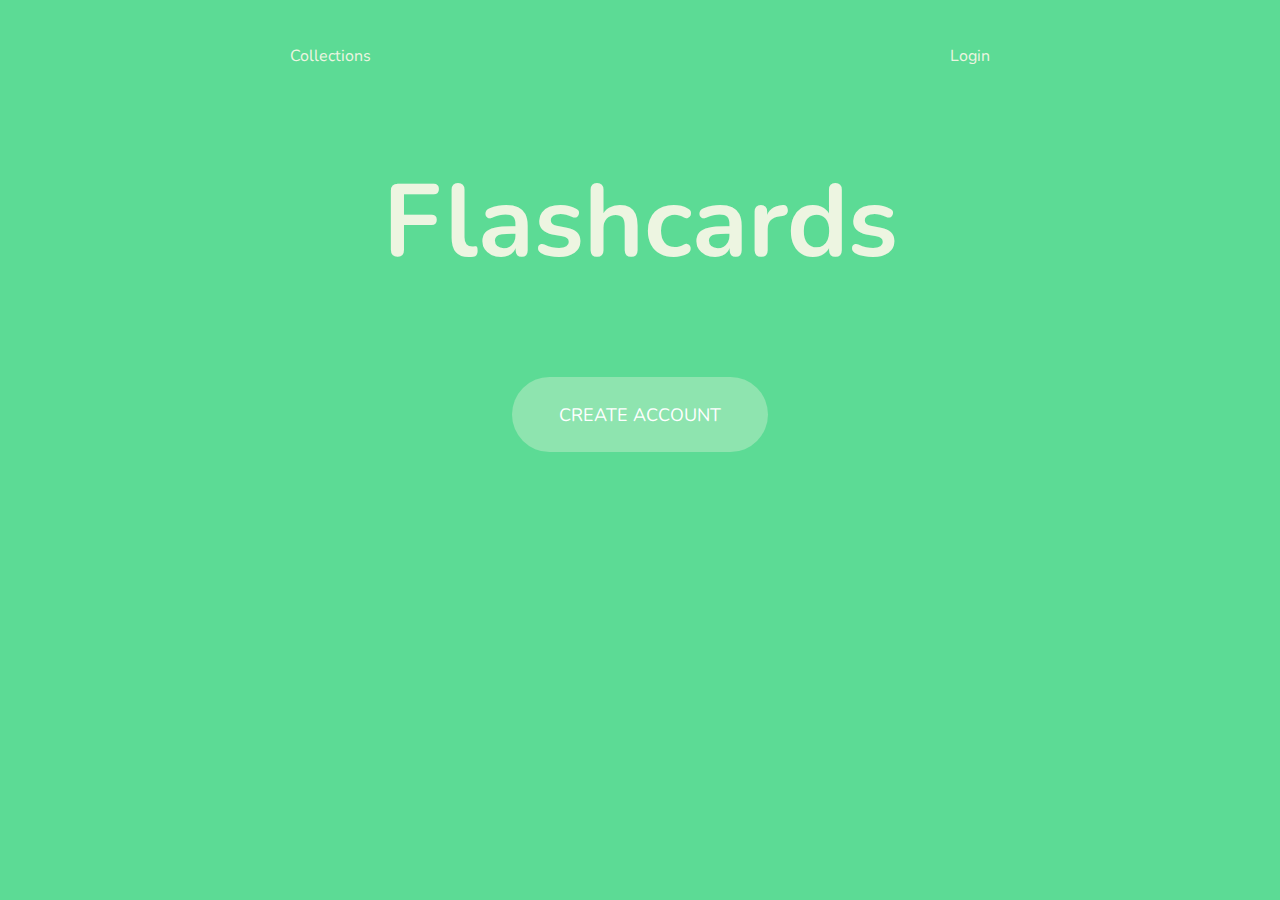
<file: index.html>
<!DOCTYPE html>
<html lang="en">
  <head>
    <link rel="preconnect" href="https://fonts.gstatic.com" />
    <link
      href="https://fonts.googleapis.com/css2?family=Nunito:wght@700&display=swap"
      rel="stylesheet"
    />
    <link rel="stylesheet" href="css/style.css" />
    <script src="js/main.js"></script>
    <meta charset="UTF-8" />
    <meta name="viewport" content="width=device-width, initial-scale=1.0" />
    <title>Flashcards</title>
  </head>
  <body>
    <nav>
      <a href="flashcardlist.html">Collections</a>
      <a href="login.html">Login</a>
    </nav>
    <main>
      <h2>Flashcards</h2>
      <a class="main-button" href="createaccount.html">CREATE ACCOUNT</a>
    </main>
  </body>
</html>
</file>
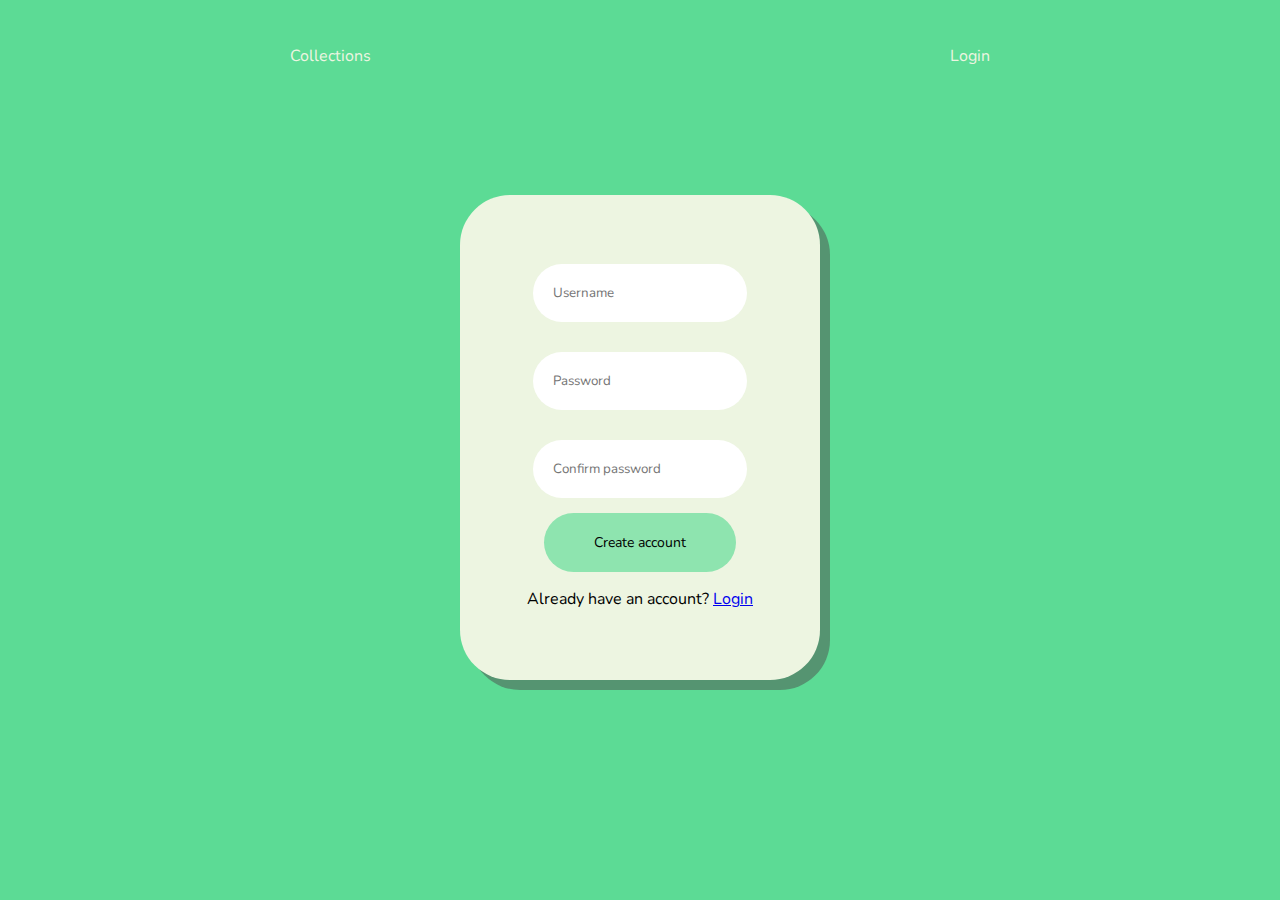
<file: createaccount.html>
<!DOCTYPE html>
<html lang="en">
  <head>
    <link rel="preconnect" href="https://fonts.gstatic.com" />
    <link
      href="https://fonts.googleapis.com/css2?family=Nunito:wght@700&display=swap"
      rel="stylesheet"
    />
    <link rel="stylesheet" href="css/style.css" />
    <script src="js/main.js" async></script>
    <meta charset="UTF-8" />
    <meta name="viewport" content="width=device-width, initial-scale=1.0" />
    <title>Flashcards</title>
  </head>
  <body>
    <nav>
      <a href="flashcardlist.html">Collections</a>
      <a href="login.html">Login</a>
    </nav>
    <main>
      <div class="login">
        <form class="account">
          <input
            id="create-username"
            type="text"
            placeholder="Username"
            autocomplete="off"
          />
          <input id="create-password" type="password" placeholder="Password" />
          <input
            id="confirm-password"
            type="password"
            placeholder="Confirm password"
          />
          <button id="create" onclick="return CreateAccount()">
            Create account
          </button>
          <p id="create-error-msg"></p>
          <p>Already have an account? <a href="login.html">Login</a></p>
        </form>
      </div>
    </main>
  </body>
</html>
</file>
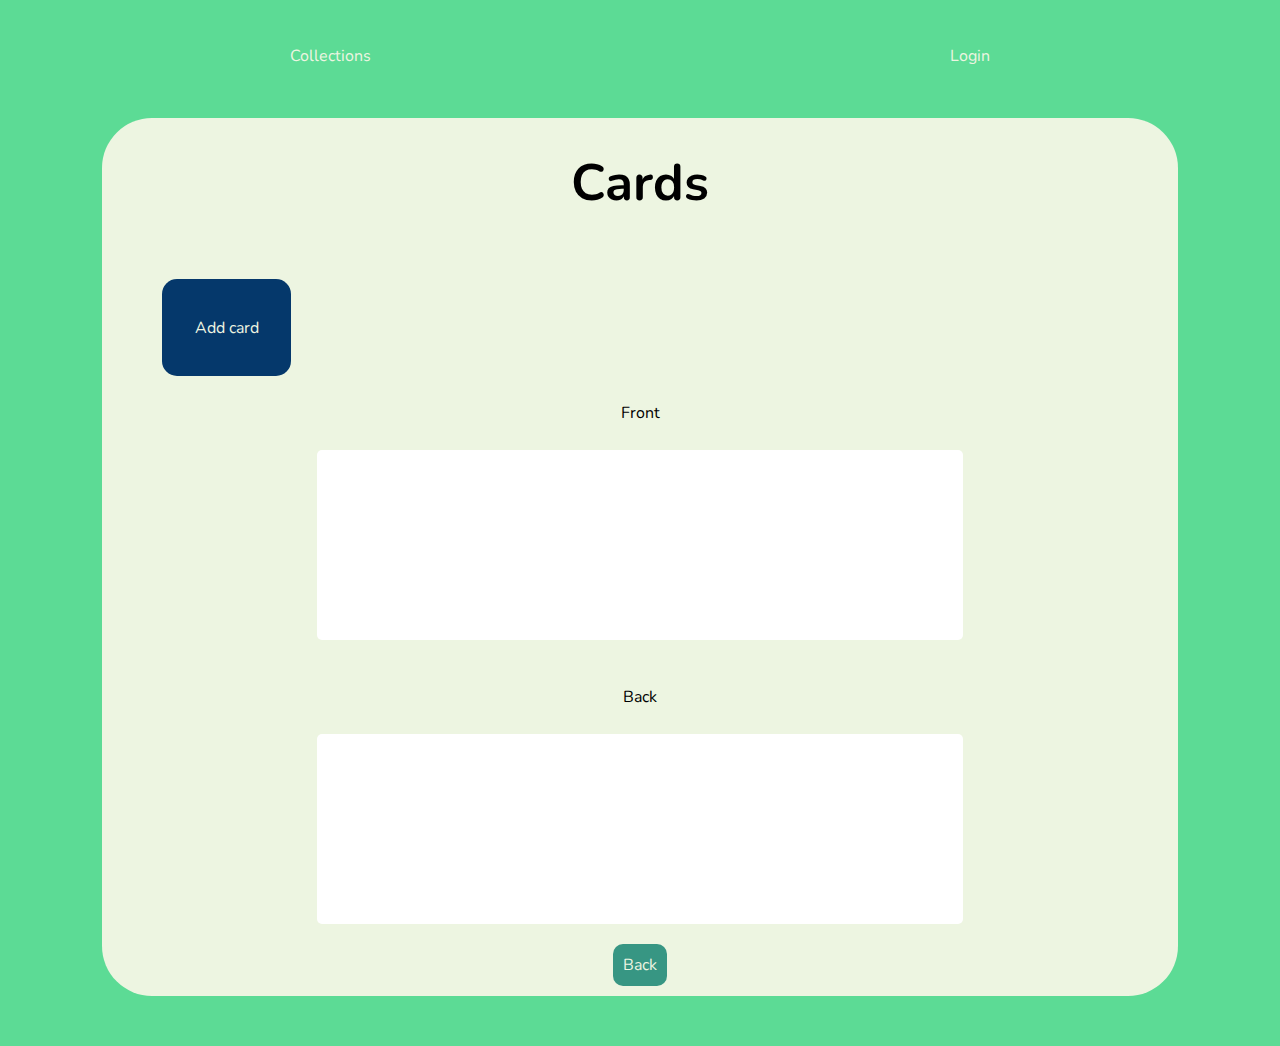
<file: edit.html>
<!DOCTYPE html>
<html lang="en">
  <head>
    <link rel="preconnect" href="https://fonts.gstatic.com" />
    <link
      href="https://fonts.googleapis.com/css2?family=Nunito:wght@700&display=swap"
      rel="stylesheet"
    />
    <link rel="stylesheet" href="css/style.css" />
    <script src="js/edit.js" async></script>
    <meta charset="UTF-8" />
    <meta name="viewport" content="width=device-width, initial-scale=1.0" />
    <title>Flashcards</title>
  </head>
  <body onload="LoadCards()">
    <nav>
      <a href="flashcardlist.html">Collections</a>
      <a href="login.html">Login</a>
    </nav>
    <main>
      <div id="edit">
        <h3>Cards</h3>
        <div id="cards">
          <div id="add-card">
            <p>Add card</p>
          </div>
        </div>
        <div id="edit-front">
          <p>Front</p>
          <textarea
            name="front"
            id="front-input"
            cols="80"
            rows="10"
          ></textarea>
        </div>
        <div id="edit-back">
          <p>Back</p>
          <textarea name="back" id="back-input" cols="80" rows="10"></textarea>
        </div>
        <a href="flashcardlist.html" id="back">Back</a>
      </div>
    </main>
  </body>
</html>
</file>
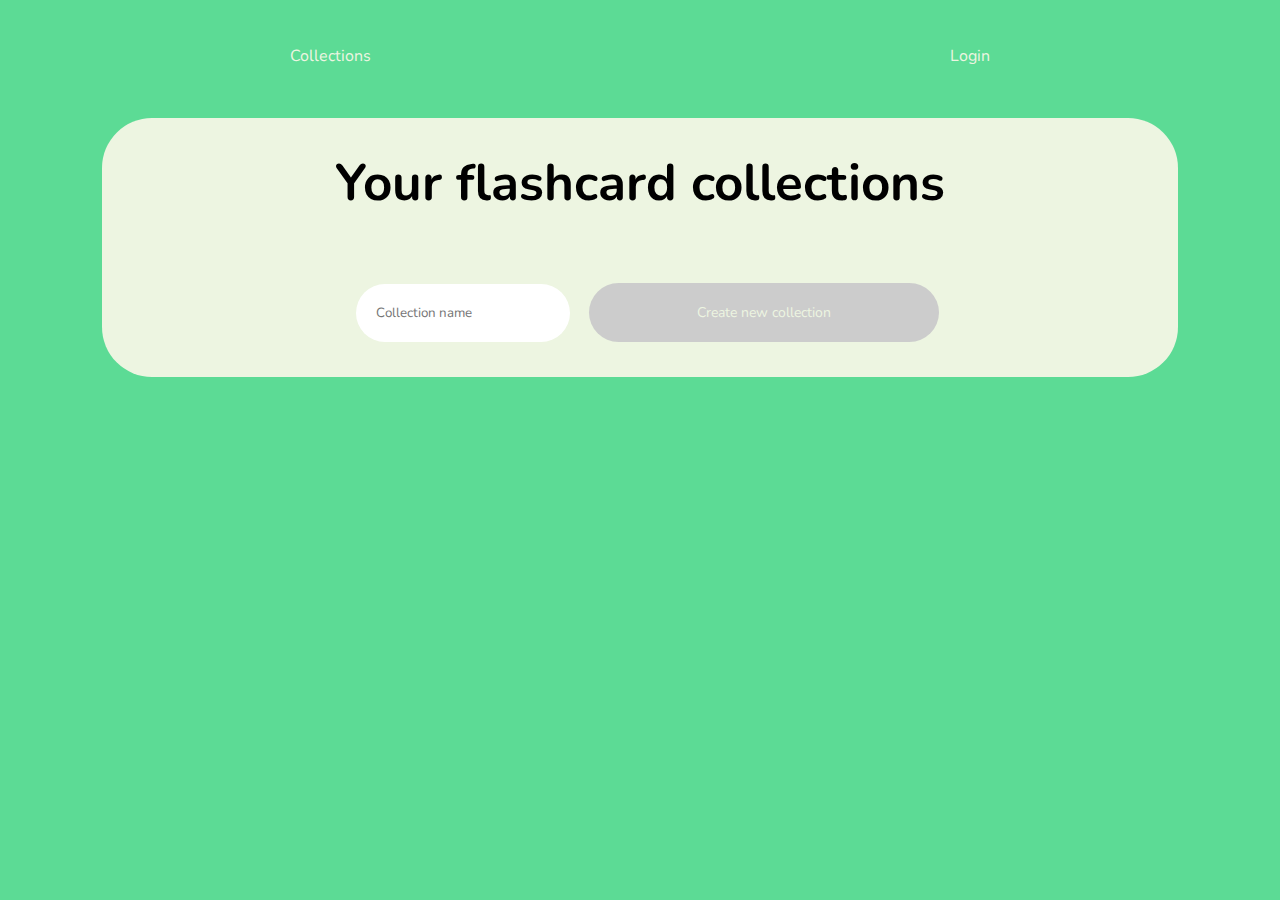
<file: flashcardlist.html>
<!DOCTYPE html>
<html lang="en">
  <head>
    <link rel="preconnect" href="https://fonts.gstatic.com" />
    <link
      href="https://fonts.googleapis.com/css2?family=Nunito:wght@700&display=swap"
      rel="stylesheet"
    />
    <link rel="stylesheet" href="css/style.css" />
    <script src="js/list.js" async></script>
    <meta charset="UTF-8" />
    <meta name="viewport" content="width=device-width, initial-scale=1.0" />
    <title>Flashcards</title>
  </head>
  <body onload="LoadCollections()">
    <nav>
      <a href="flashcardlist.html">Collections</a>
      <a href="login.html">Login</a>
    </nav>
    <main>
      <div id="white-list">
        <h3>Your flashcard collections</h3>

        <div id="new-collection">
          <form class="new-collection">
            <input
              type="text"
              id="collection-name"
              placeholder="Collection name"
              autocomplete="false"
            />
            <button onclick="return NewCollection()">
              Create new collection
            </button>
          </form>
        </div>
      </div>
    </main>
  </body>
</html>
</file>
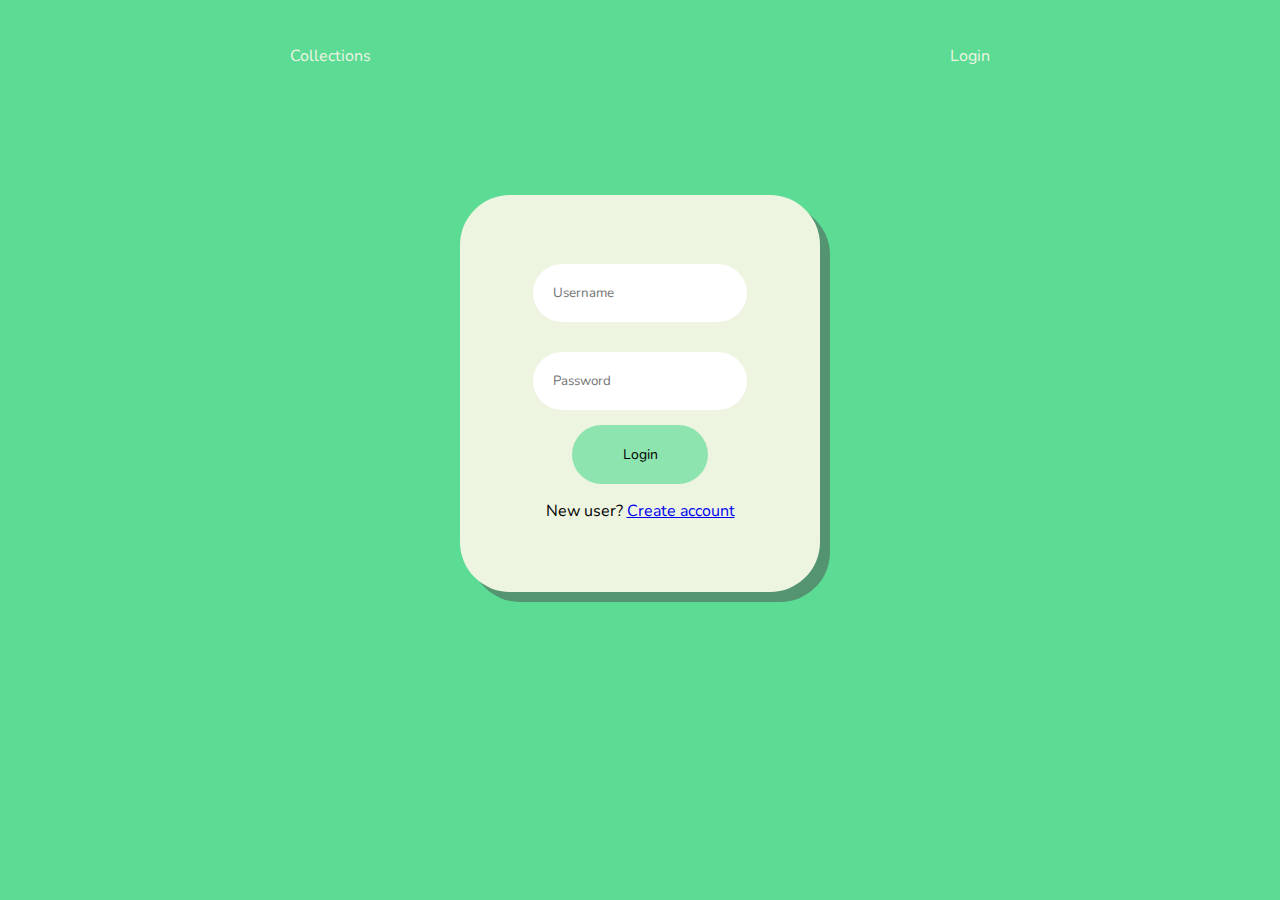
<file: login.html>
<!DOCTYPE html>
<html lang="en">
  <head>
    <link rel="preconnect" href="https://fonts.gstatic.com" />
    <link
      href="https://fonts.googleapis.com/css2?family=Nunito:wght@700&display=swap"
      rel="stylesheet"
    />
    <link rel="stylesheet" href="css/style.css" />
    <script src="js/login.js" async></script>
    <meta charset="UTF-8" />
    <meta name="viewport" content="width=device-width, initial-scale=1.0" />
    <title>Flashcards</title>
  </head>
  <body>
    <nav>
      <a href="flashcardlist.html">Collections</a>
      <a href="login.html">Login</a>
    </nav>
    <main>
      <div class="login">
        <form class="account">
          <input
            id="username"
            type="text"
            placeholder="Username"
            autocomplete="off"
          />
          <input id="password" type="password" placeholder="Password" />
          <button id="login" onclick="return Login()">Login</button>
          <p id="login-error-msg"></p>
          <p>New user? <a href="createaccount.html">Create account</a></p>
        </form>
      </div>
    </main>
  </body>
</html>
</file>
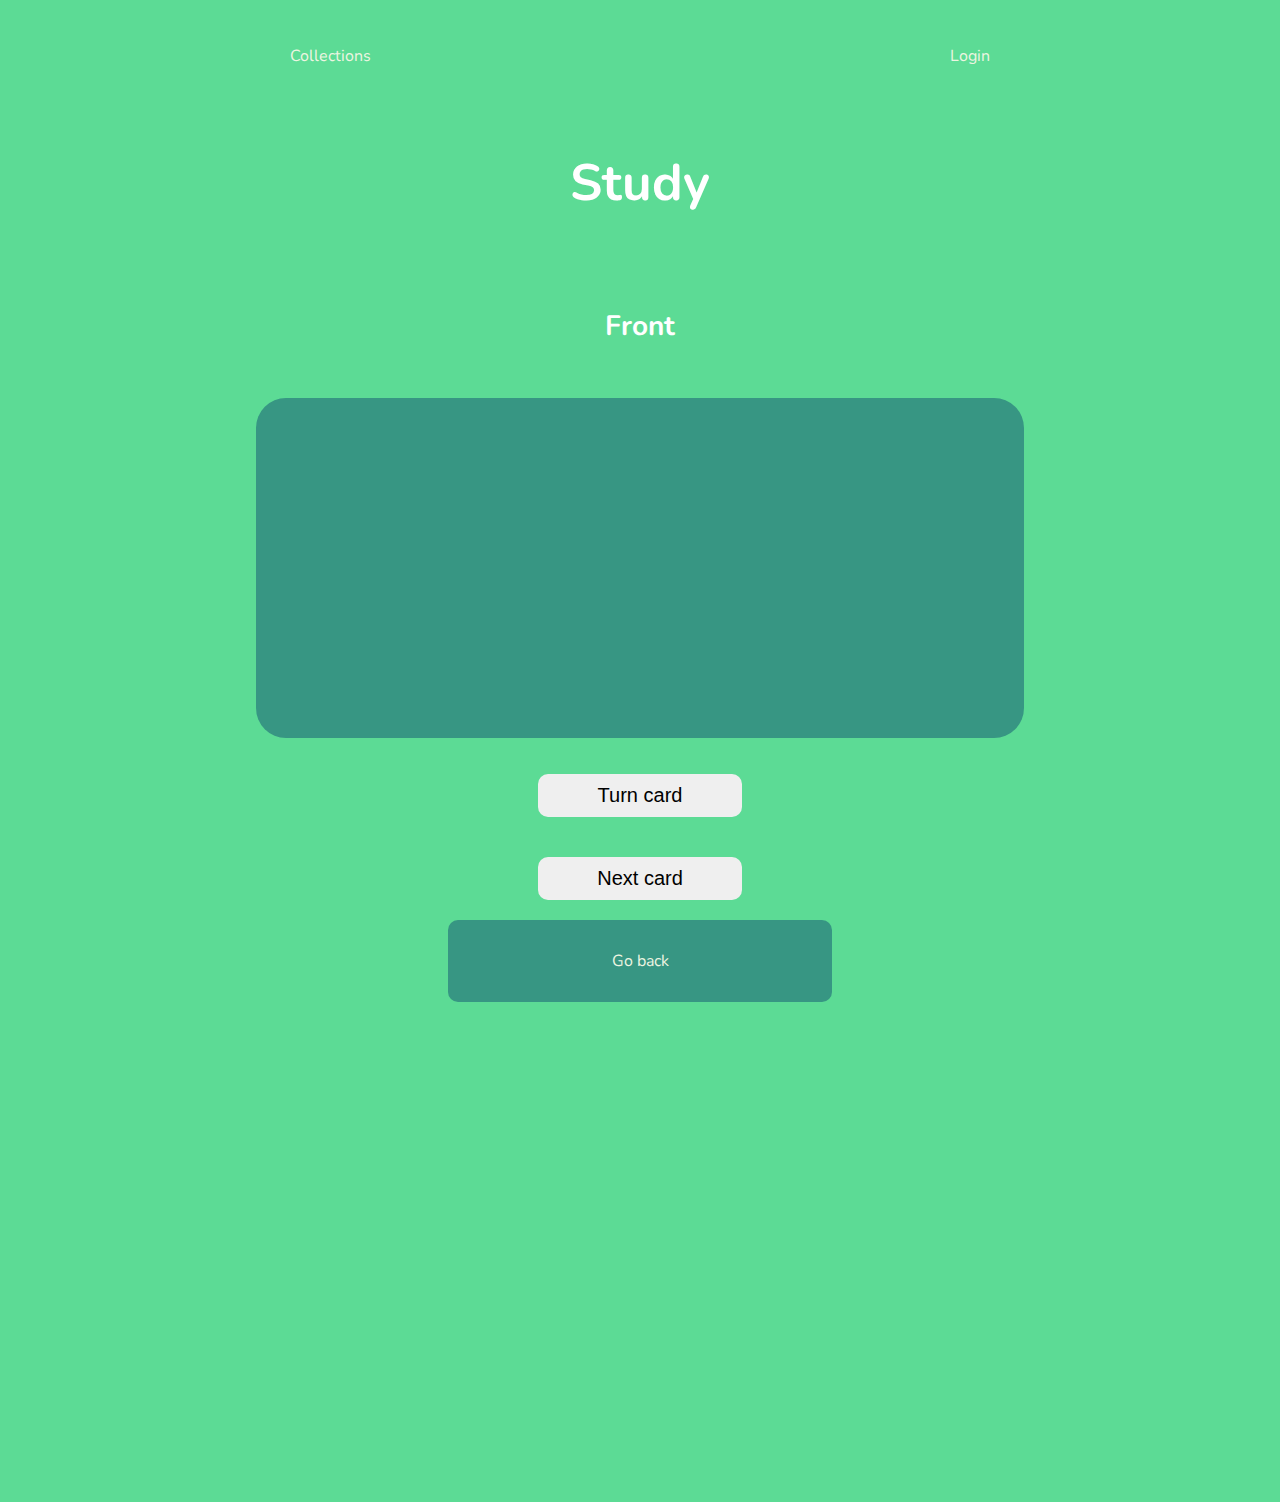
<file: study.html>
<!DOCTYPE html>
<html lang="en">
  <head>
    <link rel="preconnect" href="https://fonts.gstatic.com" />
    <link
      href="https://fonts.googleapis.com/css2?family=Nunito:wght@700&display=swap"
      rel="stylesheet"
    />
    <link rel="stylesheet" href="css/style.css" />
    <script src="js/view.js" async></script>
    <meta charset="UTF-8" />
    <meta name="viewport" content="width=device-width, initial-scale=1.0" />
    <title>Flashcards</title>
  </head>
  <body>
    <nav>
      <a href="flashcardlist.html">Collections</a>
      <a href="login.html">Login</a>
    </nav>
    <main>
      <div id="view">
        <h3>Study</h3>
        <h4 id="p-side">Front</h4>
        <p id="content"></p>
        <button id="turn" onclick="return TurnCard()">Turn card</button>
        <button id="next" onclick="return NextCard()">Next card</button>
        <a href="flashcardlist.html">Go back</a>
      </div>
    </main>
  </body>
</html>
</file>
<file: css/style.css>
:root {
  --blue: #05386b;
  --dgreen: #379683;
  --green: #5cdb95;
  --lgreen: #8ee4af;
  --white: #edf5e1;
  font-family: "Nunito", sans-serif;
}

body {
  margin: 0;
  padding: 0;
  background-color: var(--green);
}

h2 {
  color: var(--white);
  text-align: center;
  font-size: 8vw;
}

h3 {
  color: var(grey);
  text-align: center;
  font-size: 4vw;
  padding-top: 30px;
}

nav {
  display: flex;
  flex-direction: row;
  justify-content: space-around;
}

input,
button {
  border: none;
}

nav a {
  margin-top: 5vh;
  color: var(--white);
  text-decoration: none;
}

.main-button {
  display: flex;
  color: white;
  font-size: 18px;
  flex-direction: row;
  text-decoration: none;
  background-color: var(--lgreen);
  padding: 2vw;
  border-radius: 50px;
  justify-content: space-around;
  margin-left: 40vw;
  margin-right: 40vw;

  transition: ease 0.5s;
}

.main-button:hover {
  transform: scale(1.1);
  box-shadow: 5px 5px grey;
}
/*
  Account creation (and login) css
*/
.login {
  width: 360px;
  margin: auto;
  margin-top: 10%;
}

.account {
  z-index: 1;
  background-color: var(--white);
  position: relative;
  padding: 15%;
  border-radius: 50px;
  text-align: center;
  box-shadow: 10px 10px rgba(78, 78, 78, 0.5);
}

.account input {
  margin: 15px;
  font-family: "Nunito", sans-serif;
  box-sizing: border-box;
  border-radius: 50px;
  padding: 20px;
  outline: none;
  border-color: var(--lgreen);
}

.account button {
  font-family: "Nunito", sans-serif;
  background-color: var(--lgreen);
  outline: none;
  padding: 20px;
  cursor: pointer;
  font-size: 14px;
  border-radius: 30px;
  padding-right: 20%;
  padding-left: 20%;
}

#create-error-msg,
#login-error-msg {
  color: red;
}

/*
Flashcard list thing
*/
#white-list {
  background-color: var(--white);
  margin-left: 8vw;
  margin-right: 8vw;
  border-radius: 50px;
  padding-bottom: 20px;
  margin-bottom: 50px;
}

.flashcard-collection {
  display: flex;
  flex-direction: row;
  flex-wrap: nowrap;
  justify-content: space-between;
  align-items: center;
  background-color: var(--lgreen);
  border-radius: 45px;
  margin: 20px;
  margin-left: 50px;
  margin-right: 50px;
  padding: 20px;
  transition: ease 0.3s;
}

.flashcard-collection:hover {
  transform: scale(1.02);
}

.flashcard-collection h4 {
  color: black;
  margin-left: 10px;
}

.flashcard-collection a {
  background-color: var(--dgreen);
  border-radius: 10px;
  padding: 10px;
  padding-left: 2vw;
  padding-right: 2vw;
  margin-right: 2vw;
  color: var(--white);
  text-decoration: none;
}

#new-collection {
  text-align: center;
  align-items: center;
}

#new-collection button {
  font-family: "Nunito", sans-serif;
  color: var(--white);
  background: rgb(204, 204, 204);
  outline: none;
  padding: 20px;
  cursor: pointer;
  font-size: 14px;
  border-radius: 30px;
  padding-right: 10%;
  padding-left: 10%;
  border: none;
}

#collection-name {
  margin: 15px;
  font-family: "Nunito", sans-serif;
  box-sizing: border-box;
  border-radius: 50px;
  padding: 20px;
  outline: none;
  border-color: var(--lgreen);
  border: none;
}

/*
edit css
*/
#edit {
  background-color: var(--white);
  margin-left: 8vw;
  margin-right: 8vw;
  border-radius: 50px;
  padding-bottom: 20px;
  margin-bottom: 50px;
  text-align: center;
}

#cards {
  display: flex;
  flex-direction: row;
  flex-wrap: wrap;
  text-align: center;
}

#cards div {
  background-color: var(--blue);
  color: var(--white);
  padding: 2%;
  padding-left: 3%;
  margin: 10px;
  padding-right: 3%;
  border-radius: 15px;
  transition: ease 0.4s;
  margin-left: 60px;
}

#cards div:hover,
#add-card:hover {
  transform: scale(1.2);
  cursor: pointer;
}

#edit-front,
#edit-back {
  display: flex;
  flex-direction: column;
  align-items: center;
  margin-bottom: 20px;
}

#edit-front textarea,
#edit textarea {
  background-color: white;
  outline: none;
  border: none;
  border-radius: 5px;
  padding: 20px;
  resize: none;
  width: 100%;
  -webkit-box-sizing: border-box;
  -moz-box-sizing: border-box;
  box-sizing: border-box;
  width: 60%;
  margin: 10px;
}

#back {
  color: var(--white);
  background-color: var(--dgreen);
  padding: 10px;
  border-radius: 10px;
  text-decoration: none;
  margin-bottom: 500px;
}

/*
view css
*/

#view {
  display: flex;
  flex-direction: column;
  justify-content: space-around;
}

#view h3 {
  color: white;
}

#view h4 {
  text-align: center;
  font-size: 28px;
  color: white;
}
#view p {
  color: white;
  margin-left: 20vw;
  margin-right: 20vw;
  background-color: var(--dgreen);
  border-radius: 30px;
  padding: 20px;
  min-height: 300px;
}

#view button {
  margin: 20px;
  font-size: 20px;
  padding: 10px;
  border-radius: 10px;
  margin-right: 42vw;
  margin-left: 42vw;
}

#view a {
  color: var(--white);
  text-align: center;
  background-color: var(--dgreen);
  padding: 30px;
  border-radius: 10px;
  text-decoration: none;
  margin-bottom: 500px;
  margin-right: 35vw;
  margin-left: 35vw;
}
</file>
